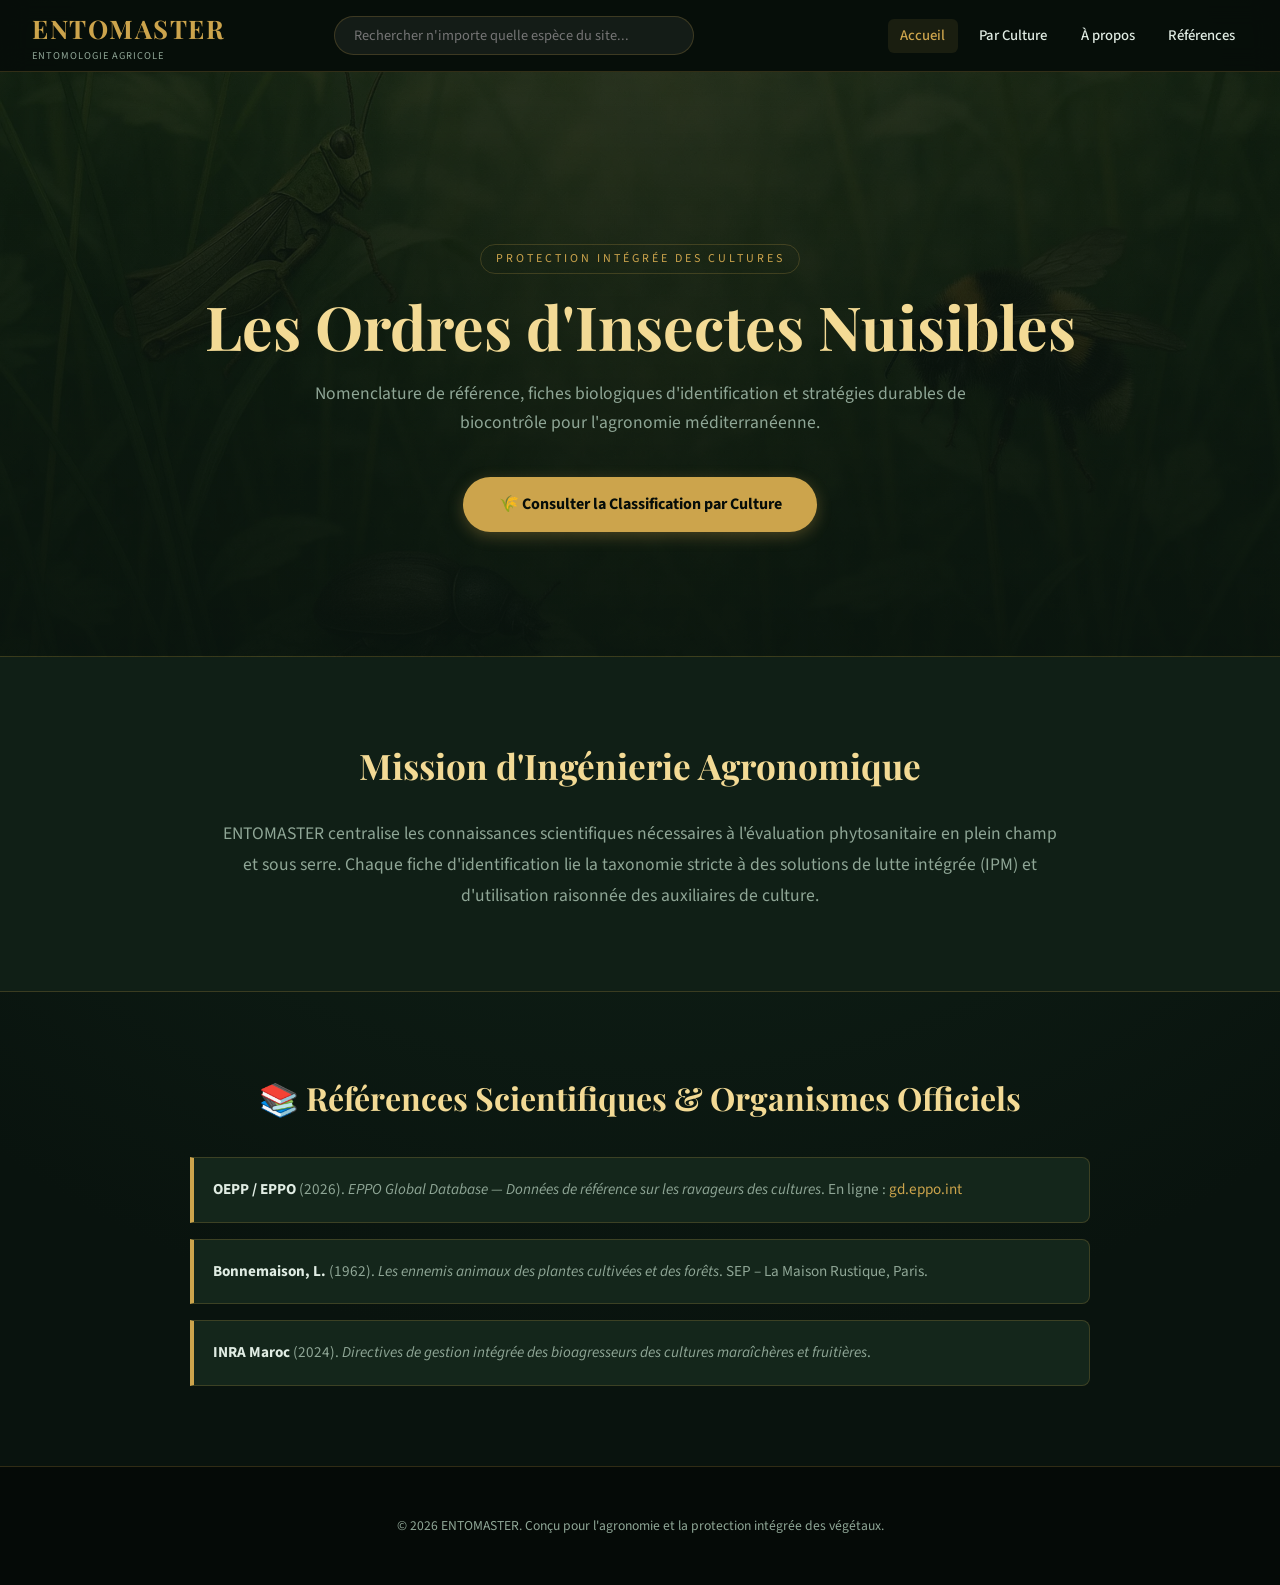
<file: index.html>
<!DOCTYPE html>
<html lang="fr">
<head>
    <meta charset="UTF-8">
    <meta name="viewport" content="width=device-width, initial-scale=1.0">
    <title>ENTOMASTER – Référence Entomologique des Insectes Nuisibles aux Cultures</title>
    <link rel="stylesheet" href="./style.css">
    <link rel="preconnect" href="https://fonts.googleapis.com">
    <link href="https://fonts.googleapis.com/css2?family=Playfair+Display:ital,wght@0,700;1,400&family=Source+Sans+3:wght@300;400;600&display=swap" rel="stylesheet">
    <link rel="stylesheet" href="https://cdnjs.cloudflare.com/ajax/libs/font-awesome/6.0.0/css/all.min.css">
</head>
<body>
    <header>
        <nav class="navbar" role="navigation">
            <div class="nav-brand">
                <a href="index.html"><h1>ENTOMASTER</h1><span class="nav-tagline">Entomologie Agricole</span></a>
            </div>
            <div class="nav-search">
                <input type="search" id="globalSearch" placeholder="Rechercher n'importe quelle espèce du site..." autocomplete="off">
                <div id="searchResults" class="search-dropdown"></div>
            </div>
            <ul class="nav-menu" id="navMenu">
                <li><a href="index.html" class="active">Accueil</a></li>
                <li><a href="classification_par_culture.html">Par Culture</a></li>
                <li><a href="#about">À propos</a></li>
                <li><a href="#references">Références</a></li>
            </ul>
            <button class="hamburger" id="hamburger" aria-label="Menu principal"><span></span><span></span><span></span></button>
        </nav>
    </header>
    <main>
        <section class="hero-section" style="background: linear-gradient(rgba(9,19,14,0.76), rgba(9,19,14,0.93)), url('background.webp') center/cover no-repeat; min-height: 65vh; display: flex; align-items: center;">
            <div class="section-inner">
                <p class="hero-eyebrow">Protection intégrée des cultures</p>
                <h1 class="hero-title">Les Ordres d'Insectes Nuisibles</h1>
                <p class="hero-description">Nomenclature de référence, fiches biologiques d'identification et stratégies durables de biocontrôle pour l'agronomie méditerranéenne.</p>
                <div style="margin-top: 2.5rem;">
                    <a href="classification_par_culture.html" style="display: inline-block; background: var(--color-gold); color: #060d09; padding: 0.9rem 2.2rem; border-radius: 50px; font-weight: 700; text-decoration: none; box-shadow: 0 4px 15px rgba(204,164,76,0.3); transition: var(--transition);">
                        🌾 Consulter la Classification par Culture
                    </a>
                </div>
            </div>
        </section>
        <section id="about" style="padding: 5rem 2rem; background: var(--color-bg-2); border-bottom: 1px solid var(--color-border);">
            <div class="section-inner" style="max-width: 850px; text-align: center;">
                <h2 style="font-family: var(--font-display); color: var(--color-gold-light); font-size: 2.2rem; margin-bottom: 1.5rem;">Mission d'Ingénierie Agronomique</h2>
                <p style="color: var(--color-text-muted); font-size: 1.1rem; line-height: 1.75;">
                    ENTOMASTER centralise les connaissances scientifiques nécessaires à l'évaluation phytosanitaire en plein champ et sous serre.
                    Chaque fiche d'identification lie la taxonomie stricte à des solutions de lutte intégrée (IPM) et d'utilisation raisonnée des auxiliaires de culture.
                </p>
            </div>
        </section>
        <section id="references" style="padding: 5rem 2rem;">
            <div class="section-inner" style="max-width: 900px;">
                <h2 style="font-family: var(--font-display); color: var(--color-gold-light); font-size: 2rem; margin-bottom: 2rem; text-align: center;">📚 Références Scientifiques & Organismes Officiels</h2>
                <ul style="list-style: none; display: flex; flex-direction: column; gap: 1rem;">
                    <li style="background: var(--color-surface); border: 1px solid var(--color-border); border-left: 4px solid var(--color-gold); padding: 1.2rem; border-radius: 0 8px 8px 0; color: var(--color-text-muted); font-size: 0.95rem;">
                        <strong style="color: var(--color-text);">OEPP / EPPO</strong> (2026). <em>EPPO Global Database — Données de référence sur les ravageurs des cultures</em>. En ligne : <a href="https://gd.eppo.int" target="_blank" style="color: var(--color-gold); text-decoration: none;">gd.eppo.int</a>
                    </li>
                    <li style="background: var(--color-surface); border: 1px solid var(--color-border); border-left: 4px solid var(--color-gold); padding: 1.2rem; border-radius: 0 8px 8px 0; color: var(--color-text-muted); font-size: 0.95rem;">
                        <strong style="color: var(--color-text);">Bonnemaison, L.</strong> (1962). <em>Les ennemis animaux des plantes cultivées et des forêts</em>. SEP – La Maison Rustique, Paris.
                    </li>
                    <li style="background: var(--color-surface); border: 1px solid var(--color-border); border-left: 4px solid var(--color-gold); padding: 1.2rem; border-radius: 0 8px 8px 0; color: var(--color-text-muted); font-size: 0.95rem;">
                        <strong style="color: var(--color-text);">INRA Maroc</strong> (2024). <em>Directives de gestion intégrée des bioagresseurs des cultures maraîchères et fruitières</em>.
                    </li>
                </ul>
            </div>
        </section>
    </main>
    <div id="species-modal" class="modal">
        <div class="modal-content"><button class="modal-close" id="modal-close">&times;</button><div class="modal-body" id="modal-body"></div></div>
    </div>
    <footer><div class="footer-bottom"><p>&copy; 2026 ENTOMASTER. Conçu pour l'agronomie et la protection intégrée des végétaux.</p></div></footer>
    <script src="./classification_data.js"></script><script src="./script.js"></script>
</body>
</html>
</file>
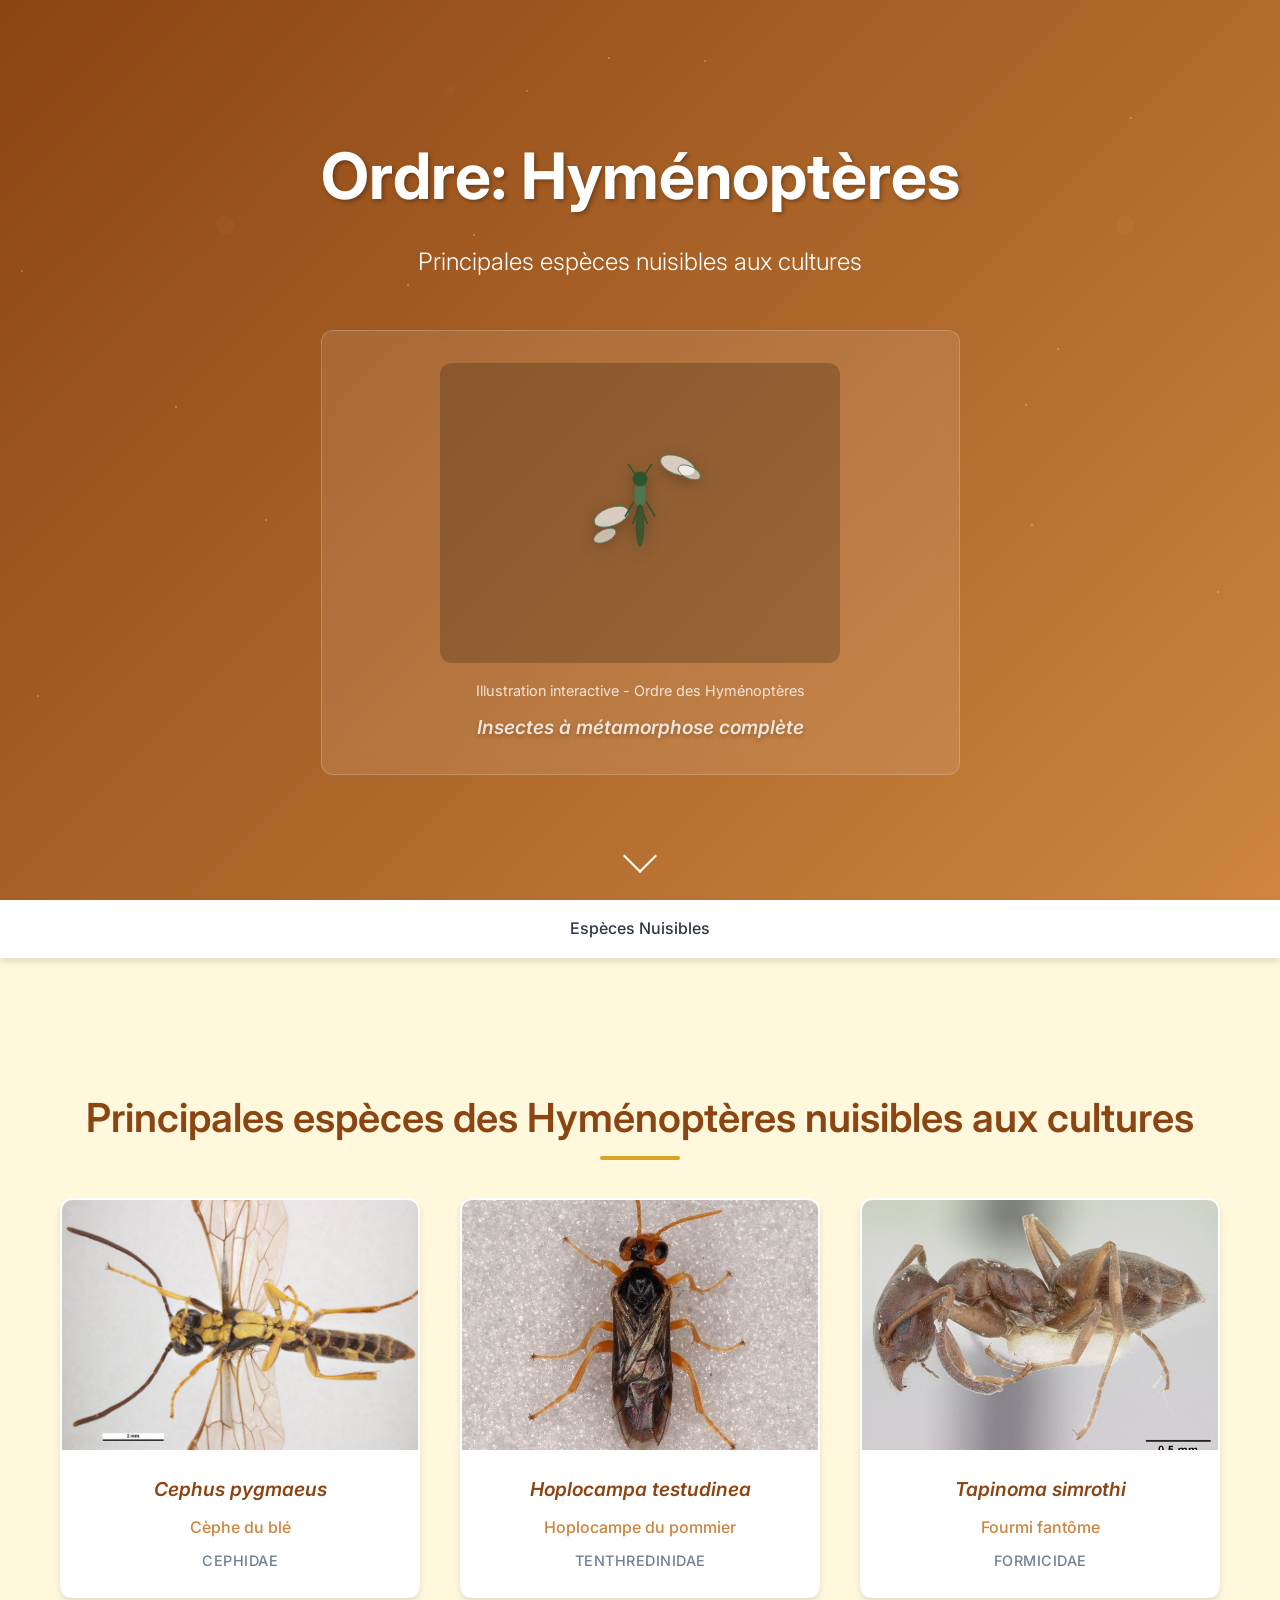
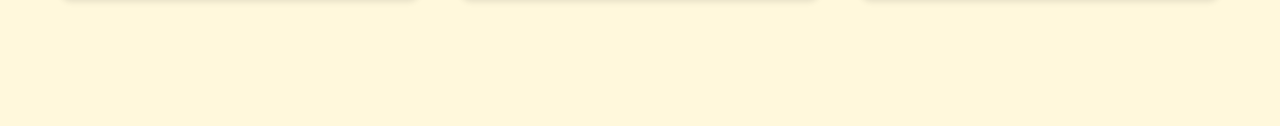
<file: hymenopteres/index.html>
<!DOCTYPE html>
<html lang="fr">
<head>
    <meta charset="UTF-8">
    <meta name="viewport" content="width=device-width, initial-scale=1.0">
    <title>Ordre: Hyménoptères - Espèces Nuisibles</title>
    <link rel="stylesheet" href="styles.css">
    <link href="https://fonts.googleapis.com/css2?family=Inter:wght@300;400;500;600;700&display=swap" rel="stylesheet">
    <script src="species-data.js"></script>
    <script src="tooltip.js"></script>
    <script src="script.js"></script>
</head>
<body>
    <header class="hero-section">
        <div class="hero-content">
            <h1 class="hero-title">Ordre: Hyménoptères</h1>
            <p class="hero-subtitle">Principales espèces nuisibles aux cultures</p>
            <div class="hero-3d-container">
                <div id="model-viewer">
                    <div class="hymenoptera-icon">
                        <svg viewBox="0 0 100 100" width="200" height="150">
                            <!-- Corps de l'hyménoptère -->
                            <ellipse cx="50" cy="60" rx="3" ry="15" fill="#2c5530" opacity="0.8"/>
                            <!-- Thorax -->
                            <ellipse cx="50" cy="40" rx="4" ry="8" fill="#4a7c59" opacity="0.9"/>
                            <!-- Tête -->
                            <circle cx="50" cy="30" r="5" fill="#2c5530"/>
                            <!-- Antennes -->
                            <line x1="47" y1="27" x2="42" y2="20" stroke="#2c5530" stroke-width="1"/>
                            <line x1="53" y1="27" x2="58" y2="20" stroke="#2c5530" stroke-width="1"/>
                            <!-- Ailes -->
                            <ellipse cx="45" cy="35" rx="12" ry="6" fill="rgba(255,255,255,0.7)" stroke="#4a7c59" stroke-width="0.5" transform="rotate(-20 45 35)"/>
                            <ellipse cx="55" cy="35" rx="12" ry="6" fill="rgba(255,255,255,0.7)" stroke="#4a7c59" stroke-width="0.5" transform="rotate(20 55 35)"/>
                            <ellipse cx="43" cy="42" rx="8" ry="4" fill="rgba(255,255,255,0.6)" stroke="#4a7c59" stroke-width="0.5" transform="rotate(-25 43 42)"/>
                            <ellipse cx="57" cy="42" rx="8" ry="4" fill="rgba(255,255,255,0.6)" stroke="#4a7c59" stroke-width="0.5" transform="rotate(25 57 42)"/>
                            <!-- Pattes -->
                            <line x1="46" y1="45" x2="40" y2="55" stroke="#2c5530" stroke-width="1"/>
                            <line x1="50" y1="47" x2="45" y2="60" stroke="#2c5530" stroke-width="1"/>
                            <line x1="54" y1="45" x2="60" y2="55" stroke="#2c5530" stroke-width="1"/>
                            <line x1="50" y1="47" x2="55" y2="60" stroke="#2c5530" stroke-width="1"/>
                        </svg>
                    </div>
                </div>
                <div class="model-controls">
                    <p>Illustration interactive - Ordre des Hyménoptères</p>
                    <p class="species-name">Insectes à métamorphose complète</p>
                </div>
            </div>
        </div>
        <div class="scroll-indicator">
            <div class="scroll-arrow"></div>
        </div>
    </header>

    <nav class="navigation">
        <div class="nav-container">
            <ul class="nav-menu">
                <li><a href="#species" class="nav-link">Espèces Nuisibles</a></li>
            </ul>
        </div>
    </nav>

    <main class="main-content">
        <section id="species" class="species-section">
            <div class="container">
                <h2 class="section-title">Principales espèces des Hyménoptères nuisibles aux cultures</h2>
                
                <!-- Affichage horizontal des 3 espèces -->
                <div class="horizontal-species-grid">
                    <div class="species-card" data-species="cephus-pygmaeus">
                        <div class="species-image">
                            <img src="images/cephidae_pygmaeus.jpg" alt="Cephus pygmaeus">
                        </div>
                        <div class="species-info">
                            <h4>Cephus pygmaeus</h4>
                            <p class="species-common-name">Cèphe du blé</p>
                            <p class="species-family">Cephidae</p>
                        </div>
                    </div>
                    
                    <div class="species-card" data-species="hoplocampa-testudinea">
                        <div class="species-image">
                            <img src="images/hoplocampa_testudinea.jpg" alt="Hoplocampa testudinea">
                        </div>
                        <div class="species-info">
                            <h4>Hoplocampa testudinea</h4>
                            <p class="species-common-name">Hoplocampe du pommier</p>
                            <p class="species-family">Tenthredinidae</p>
                        </div>
                    </div>
                    
                    <div class="species-card" data-species="tapinoma-simrothi">
                        <div class="species-image">
                            <img src="images/tapinoma_simrothi.jpg" alt="Tapinoma simrothi">
                        </div>
                        <div class="species-info">
                            <h4>Tapinoma simrothi</h4>
                            <p class="species-common-name">Fourmi fantôme</p>
                            <p class="species-family">Formicidae</p>
                        </div>
                    </div>
                </div>
            </div>
        </section>
    </main>

    <!-- Modal pour les détails des espèces -->
    <div id="species-modal" class="modal">
        <div class="modal-content">
            <span class="close">&times;</span>
            <div id="modal-body"></div>
        </div>
    </div>

    <!-- Tooltip pour les détails des espèces -->
    <div id="species-tooltip" class="species-tooltip">
        <div class="tooltip-content">
            <h3 class="tooltip-title"></h3>
            <div class="tooltip-details"></div>
        </div>
    </div>
</body>
</html>
</file>
<file: style.css>
/* ENTOMASTER – style.css - Thème Sombre Scientifique Nature */
:root {
    --color-bg: #09130e; --color-bg-2: #101f16;
    --color-surface: rgba(22, 40, 29, 0.93); --color-surface-light: rgba(33, 61, 44, 0.9);
    --color-gold: #cca44c; --color-gold-light: #f3da95;
    --color-text: #e0ece3; --color-text-muted: #8fa696; --color-accent: #4fa869;
    --color-border: rgba(204, 164, 76, 0.22);
    --font-display: 'Playfair Display', Georgia, serif;
    --font-body: 'Source Sans 3', 'Segoe UI', system-ui, sans-serif;
    --radius: 12px; --shadow: 0 10px 35px rgba(0, 0, 0, 0.55); --shadow-gold: 0 0 22px rgba(204, 164, 76, 0.18);
    --transition: 0.3s cubic-bezier(0.4, 0, 0.2, 1);
    --max-width: 1200px; --navbar-h: 72px;
}
*, *::before, *::after { box-sizing: border-box; margin: 0; padding: 0; }
html { scroll-behavior: smooth; font-size: 16px; }
body {
    font-family: var(--font-body); background-color: var(--color-bg);
    background-image: radial-gradient(circle at 50% 15%, #142a1d 0%, var(--color-bg) 75%);
    color: var(--color-text); line-height: 1.65; min-height: 100vh; overflow-x: hidden;
}
.navbar {
    display: flex; align-items: center; gap: 1.5rem; padding: 0 2rem; height: var(--navbar-h);
    background: rgba(7, 14, 10, 0.97); backdrop-filter: blur(12px); -webkit-backdrop-filter: blur(12px);
    border-bottom: 1px solid var(--color-border); position: sticky; top: 0; z-index: 1000;
}
.nav-brand a { text-decoration: none; display: flex; flex-direction: column; }
.nav-brand h1 { font-family: var(--font-display); font-size: 1.6rem; color: var(--color-gold); letter-spacing: 1.5px; font-weight: 700; }
.nav-tagline { font-size: 0.65rem; color: var(--color-text-muted); text-transform: uppercase; letter-spacing: 1px; margin-top: -2px; }
.nav-menu { list-style: none; display: flex; gap: 0.5rem; margin-left: auto; align-items: center; }
.nav-menu a { color: var(--color-text); text-decoration: none; font-size: 0.92rem; font-weight: 500; padding: 0.4rem 0.8rem; border-radius: 6px; transition: var(--transition); }
.nav-menu a:hover, .nav-menu a.active { color: var(--color-gold); background: rgba(204,164,76,0.1); }
.nav-search { position: relative; flex: 1; max-width: 360px; margin: 0 auto; }
.nav-search input {
    width: 100%; padding: 0.5rem 1.2rem; background: rgba(255,255,255,0.06);
    border: 1px solid var(--color-border); border-radius: 50px; color: #fff; font-family: var(--font-body); font-size: 0.9rem; outline: none; transition: var(--transition);
}
.nav-search input:focus { border-color: var(--color-gold); background: rgba(255,255,255,0.1); box-shadow: var(--shadow-gold); }
.search-dropdown {
    position: absolute; top: calc(100% + 8px); left: 0; right: 0; background: #112017;
    border: 1px solid var(--color-border); border-radius: var(--radius); box-shadow: var(--shadow);
    max-height: 380px; overflow-y: auto; display: none; z-index: 2000;
}
.search-dropdown.active { display: block; }
.search-result-item { padding: 0.8rem 1.1rem; cursor: pointer; border-bottom: 1px solid rgba(255,255,255,0.04); transition: background 0.2s; }
.search-result-item:hover { background: rgba(204,164,76,0.14); color: var(--color-gold-light); }
.search-result-item strong { display: block; font-size: 0.92rem; font-style: italic; color: var(--color-gold); }
.search-result-item span { font-size: 0.76rem; color: var(--color-text-muted); }
.hero-section { padding: 7rem 2rem 4rem; text-align: center; position: relative; border-bottom: 1px solid var(--color-border); }
.section-inner { max-width: var(--max-width); margin: 0 auto; width: 100%; }
.hero-eyebrow { display: inline-block; font-size: 0.75rem; letter-spacing: 3px; text-transform: uppercase; color: var(--color-gold); border: 1px solid var(--color-border); padding: 0.25rem 0.9rem; border-radius: 50px; margin-bottom: 1rem; }
.hero-title { font-family: var(--font-display); font-size: clamp(2rem, 5vw, 3.8rem); color: var(--color-gold-light); line-height: 1.2; margin-bottom: 1rem; }
.hero-description { color: var(--color-text-muted); font-size: 1.1rem; max-width: 700px; margin: 0 auto; }
.tooltip {
    position: absolute; background: rgba(6, 13, 9, 0.98); border: 1px solid var(--color-gold);
    color: #fff; padding: 0.8rem 1rem; border-radius: 8px; pointer-events: none; z-index: 3000;
    opacity: 0; transition: opacity 0.2s ease; font-size: 0.88rem; max-width: 260px; box-shadow: var(--shadow); line-height: 1.4;
}
.tooltip.visible { opacity: 1; }
.modal {
    position: fixed; inset: 0; background: rgba(3, 7, 5, 0.93); z-index: 4000;
    display: none; align-items: center; justify-content: center; backdrop-filter: blur(8px); -webkit-backdrop-filter: blur(8px);
}
.modal.active { display: flex; }
.modal-content {
    background: var(--color-bg-2); border: 1px solid var(--color-gold); border-radius: var(--radius);
    padding: 2.5rem; max-width: 680px; width: 92%; position: relative; box-shadow: 0 15px 50px rgba(0,0,0,0.7);
    animation: modalSlide 0.3s cubic-bezier(0.4, 0, 0.2, 1); max-height: 88vh; overflow-y: auto;
}
@keyframes modalSlide { from { transform: translateY(30px); opacity: 0; } to { transform: translateY(0); opacity: 1; } }
.modal-close { position: absolute; top: 15px; right: 20px; background: none; border: none; color: var(--color-gold); font-size: 2.5rem; cursor: pointer; line-height: 1; }
.modal-close:hover { color: #fff; }
.modal-body h2 { font-family: var(--font-display); color: var(--color-gold-light); font-size: 1.8rem; font-style: italic; margin-bottom: 0.4rem; }
.modal-meta { color: var(--color-accent); font-size: 0.88rem; font-weight: 600; padding-bottom: 12px; border-bottom: 1px solid var(--color-border); margin-bottom: 1.5rem; text-transform: uppercase; letter-spacing: 0.5px; }
.modal-body p { margin-bottom: 1rem; font-size: 0.98rem; color: var(--color-text); }
.modal-ipm { background: rgba(204, 164, 76, 0.08); padding: 1.2rem; border-left: 4px solid var(--color-gold); border-radius: 4px; margin: 1.5rem 0; font-size: 0.95rem; }
footer { background: #050a07; border-top: 1px solid var(--color-border); padding: 3rem 2rem; text-align: center; margin-top: auto; }
.footer-bottom p { font-size: 0.85rem; color: var(--color-text-muted); }
.hamburger { display: none; flex-direction: column; gap: 5px; background: none; border: none; cursor: pointer; }
.hamburger span { width: 24px; height: 2px; background: var(--color-text); }
@media (max-width: 768px) {
    .nav-search { display: none; }
    .hamburger { display: flex; }
    .nav-menu { display: none; width: 100%; flex-direction: column; position: absolute; top: var(--navbar-h); left: 0; right: 0; background: #0c1811; padding: 1rem; border-bottom: 1px solid var(--color-border); }
    .nav-menu.active { display: flex; }
}
</file>
<file: hymenopteres/styles.css>
/* Reset et variables CSS */
* {
    margin: 0;
    padding: 0;
    box-sizing: border-box;
}

:root {
    --primary-color: #8B4513;
    --secondary-color: #CD853F;
    --accent-color: #DAA520;
    --background-color: #FFF8DC;
    --text-color: #2d3748;
    --text-light: #718096;
    --white: #ffffff;
    --shadow: 0 4px 6px rgba(0, 0, 0, 0.1);
    --shadow-lg: 0 10px 25px rgba(0, 0, 0, 0.15);
    --border-radius: 12px;
    --transition: all 0.3s cubic-bezier(0.4, 0, 0.2, 1);
}

body {
    font-family: 'Inter', sans-serif;
    line-height: 1.6;
    color: var(--text-color);
    background-color: var(--background-color);
}

.container {
    max-width: 1200px;
    margin: 0 auto;
    padding: 0 20px;
}

/* Hero Section */
.hero-section {
    min-height: 100vh;
    background: linear-gradient(135deg, var(--primary-color) 0%, var(--secondary-color) 100%);
    display: flex;
    flex-direction: column;
    justify-content: center;
    align-items: center;
    position: relative;
    overflow: hidden;
}

.hero-section::before {
    content: '';
    position: absolute;
    top: 0;
    left: 0;
    right: 0;
    bottom: 0;
    background: url('data:image/svg+xml,<svg xmlns="http://www.w3.org/2000/svg" viewBox="0 0 100 100"><defs><pattern id="grain" width="100" height="100" patternUnits="userSpaceOnUse"><circle cx="25" cy="25" r="1" fill="rgba(255,255,255,0.1)"/><circle cx="75" cy="75" r="1" fill="rgba(255,255,255,0.1)"/><circle cx="50" cy="10" r="0.5" fill="rgba(255,255,255,0.05)"/></pattern></defs><rect width="100" height="100" fill="url(%23grain)"/></svg>');
    opacity: 0.3;
}

.hero-content {
    text-align: center;
    color: var(--white);
    z-index: 2;
    max-width: 800px;
}

.hero-title {
    font-size: 4rem;
    font-weight: 700;
    margin-bottom: 1rem;
    text-shadow: 2px 2px 4px rgba(0, 0, 0, 0.3);
    animation: fadeInUp 1s ease-out;
}

.hero-subtitle {
    font-size: 1.5rem;
    font-weight: 300;
    margin-bottom: 3rem;
    opacity: 0.9;
    animation: fadeInUp 1s ease-out 0.2s both;
}

.hero-3d-container {
    background: rgba(255, 255, 255, 0.1);
    border-radius: var(--border-radius);
    padding: 2rem;
    backdrop-filter: blur(10px);
    border: 1px solid rgba(255, 255, 255, 0.2);
    animation: fadeInUp 1s ease-out 0.4s both;
}

#model-viewer {
    width: 400px;
    height: 300px;
    margin: 0 auto;
    border-radius: var(--border-radius);
    overflow: hidden;
    background: rgba(0, 0, 0, 0.2);
    display: flex;
    align-items: center;
    justify-content: center;
}

.hymenoptera-icon {
    animation: float 3s ease-in-out infinite;
}

.hymenoptera-icon svg {
    filter: drop-shadow(0 4px 8px rgba(0, 0, 0, 0.3));
}

@keyframes float {
    0%, 100% { transform: translateY(0px); }
    50% { transform: translateY(-10px); }
}

.model-controls {
    margin-top: 1rem;
    font-size: 0.9rem;
    opacity: 0.8;
}

.scroll-indicator {
    position: absolute;
    bottom: 2rem;
    left: 50%;
    transform: translateX(-50%);
    animation: bounce 2s infinite;
}

.scroll-arrow {
    width: 24px;
    height: 24px;
    border-right: 2px solid var(--white);
    border-bottom: 2px solid var(--white);
    transform: rotate(45deg);
}

/* Navigation */
.navigation {
    position: sticky;
    top: 0;
    background: var(--white);
    box-shadow: var(--shadow);
    z-index: 100;
}

.nav-container {
    max-width: 1200px;
    margin: 0 auto;
    padding: 0 20px;
}

.nav-menu {
    display: flex;
    justify-content: center;
    list-style: none;
    padding: 1rem 0;
}

.nav-menu li {
    margin: 0 2rem;
}

.nav-link {
    text-decoration: none;
    color: var(--text-color);
    font-weight: 500;
    padding: 0.5rem 1rem;
    border-radius: var(--border-radius);
    transition: var(--transition);
    position: relative;
}

.nav-link:hover {
    background-color: var(--accent-color);
    color: var(--white);
    transform: translateY(-2px);
}

/* Main Content */
.main-content {
    padding: 4rem 0;
}

.section-title {
    font-size: 2.5rem;
    font-weight: 600;
    text-align: center;
    margin-bottom: 3rem;
    color: var(--primary-color);
    position: relative;
}

.section-title::after {
    content: '';
    position: absolute;
    bottom: -10px;
    left: 50%;
    transform: translateX(-50%);
    width: 80px;
    height: 4px;
    background: var(--accent-color);
    border-radius: 2px;
}

/* Species Section */
.species-section {
    padding: 4rem 0;
    background: var(--background-color);
}

/* Affichage horizontal des espèces */
.horizontal-species-grid {
    display: flex;
    justify-content: center;
    gap: 2rem;
    flex-wrap: wrap;
    max-width: 1200px;
    margin: 0 auto;
}

.horizontal-species-grid .species-card {
    flex: 1;
    min-width: 300px;
    max-width: 350px;
    background: var(--white);
    border-radius: 12px;
    overflow: hidden;
    transition: all 0.3s ease;
    border: 2px solid transparent;
    cursor: pointer;
    height: 400px;
    display: flex;
    flex-direction: column;
    box-shadow: var(--shadow);
}

.horizontal-species-grid .species-card:hover {
    transform: translateY(-8px);
    box-shadow: var(--shadow-lg);
    border-color: var(--accent-color);
}

.horizontal-species-grid .species-image {
    height: 250px;
    overflow: hidden;
    position: relative;
}

.horizontal-species-grid .species-image img {
    width: 100%;
    height: 100%;
    object-fit: cover;
    object-position: center;
    transition: transform 0.3s ease;
}

.horizontal-species-grid .species-card:hover .species-image img {
    transform: scale(1.05);
}

.horizontal-species-grid .species-info {
    padding: 1.5rem;
    flex-grow: 1;
    display: flex;
    flex-direction: column;
    justify-content: space-between;
    text-align: center;
}

.horizontal-species-grid .species-info h4 {
    color: var(--primary-color);
    font-size: 1.2rem;
    font-weight: 600;
    margin: 0 0 0.5rem 0;
    font-style: italic;
}

.horizontal-species-grid .species-common-name {
    color: var(--secondary-color);
    font-weight: 500;
    margin: 0 0 0.3rem 0;
    font-size: 1rem;
}

.horizontal-species-grid .species-family {
    color: var(--text-light);
    font-size: 0.9rem;
    margin: 0;
    text-transform: uppercase;
    letter-spacing: 0.5px;
    font-weight: 500;
}

/* Modal amélioré */
.modal {
    display: none;
    position: fixed;
    z-index: 1000;
    left: 0;
    top: 0;
    width: 100%;
    height: 100%;
    background-color: rgba(0, 0, 0, 0.8);
    backdrop-filter: blur(5px);
}

.modal-content {
    background-color: var(--white);
    margin: 3% auto;
    padding: 2.5rem;
    border-radius: var(--border-radius);
    width: 85%;
    max-width: 700px;
    max-height: 85vh;
    overflow-y: auto;
    position: relative;
    animation: modalSlideIn 0.3s ease-out;
    box-shadow: 0 20px 60px rgba(0, 0, 0, 0.3);
}

.close {
    color: var(--text-light);
    float: right;
    font-size: 2.5rem;
    font-weight: bold;
    cursor: pointer;
    transition: var(--transition);
    line-height: 1;
    margin-top: -10px;
}

.close:hover {
    color: var(--primary-color);
    transform: scale(1.1);
}

.modal-species-title {
    color: var(--primary-color);
    font-size: 1.8rem;
    font-weight: 600;
    margin-bottom: 1.5rem;
    font-style: italic;
    text-align: center;
    border-bottom: 2px solid var(--accent-color);
    padding-bottom: 1rem;
}

.modal-info-grid {
    display: grid;
    grid-template-columns: 1fr 1fr;
    gap: 1rem;
    margin-bottom: 2rem;
    background: var(--background-color);
    padding: 1.5rem;
    border-radius: 8px;
}

.modal-info-item {
    display: flex;
    flex-direction: column;
}

.modal-info-label {
    font-weight: 600;
    color: var(--secondary-color);
    font-size: 0.9rem;
    text-transform: uppercase;
    letter-spacing: 0.5px;
    margin-bottom: 0.3rem;
}

.modal-info-value {
    color: var(--text-color);
    font-size: 1rem;
}

.modal-characteristics {
    margin-top: 1.5rem;
}

.modal-characteristics h3 {
    color: var(--secondary-color);
    font-size: 1.3rem;
    font-weight: 600;
    margin-bottom: 1rem;
    display: flex;
    align-items: center;
    gap: 0.5rem;
}

.modal-characteristics h3::before {
    content: "🔬";
    font-size: 1.2rem;
}

.characteristics-list {
    list-style: none;
    padding: 0;
    background: rgba(255, 255, 255, 0.5);
    border-radius: 8px;
    padding: 1.5rem;
}

.characteristics-list li {
    margin-bottom: 0.8rem;
    padding-left: 1.5rem;
    position: relative;
    color: var(--text-color);
    line-height: 1.5;
}

.characteristics-list li::before {
    content: "▸";
    color: var(--accent-color);
    font-weight: bold;
    position: absolute;
    left: 0;
    font-size: 1.1rem;
}

/* Styles pour les tooltips */
.species-tooltip {
    position: fixed;
    background: rgba(0, 0, 0, 0.95);
    color: white;
    padding: 15px;
    border-radius: 8px;
    box-shadow: 0 4px 20px rgba(0, 0, 0, 0.3);
    max-width: 400px;
    z-index: 1000;
    display: none;
    font-size: 14px;
    line-height: 1.4;
    backdrop-filter: blur(10px);
    border: 1px solid rgba(255, 255, 255, 0.1);
}

.tooltip-content {
    position: relative;
}

.tooltip-title {
    color: var(--accent-color);
    font-size: 16px;
    font-weight: 600;
    margin: 0 0 10px 0;
    border-bottom: 1px solid rgba(255, 255, 255, 0.2);
    padding-bottom: 8px;
}

.tooltip-details p {
    margin: 5px 0;
    color: #e0e0e0;
}

.tooltip-details strong {
    color: #ffffff;
    font-weight: 600;
}

.details-list p {
    margin: 3px 0;
    padding-left: 10px;
    color: #d0d0d0;
}

/* Animations */
@keyframes fadeInUp {
    from {
        opacity: 0;
        transform: translateY(30px);
    }
    to {
        opacity: 1;
        transform: translateY(0);
    }
}

@keyframes bounce {
    0%, 20%, 50%, 80%, 100% {
        transform: translateX(-50%) translateY(0);
    }
    40% {
        transform: translateX(-50%) translateY(-10px);
    }
    60% {
        transform: translateX(-50%) translateY(-5px);
    }
}

@keyframes modalSlideIn {
    from {
        opacity: 0;
        transform: translateY(-50px);
    }
    to {
        opacity: 1;
        transform: translateY(0);
    }
}

/* Style pour le nom de l'espèce sous le modèle 3D */
.species-name {
    font-size: 1.2rem;
    font-weight: 600;
    color: #ffffff;
    font-style: italic;
    margin-top: 10px;
    text-shadow: 0 2px 4px rgba(0, 0, 0, 0.3);
}

/* Responsive Design */
@media (max-width: 768px) {
    .hero-title {
        font-size: 2.5rem;
    }
    
    .hero-subtitle {
        font-size: 1.2rem;
    }
    
    #model-viewer {
        width: 300px;
        height: 200px;
    }
    
    .nav-menu {
        flex-direction: column;
        align-items: center;
    }
    
    .nav-menu li {
        margin: 0.5rem 0;
    }
    
    .horizontal-species-grid {
        flex-direction: column;
        gap: 1.5rem;
        align-items: center;
    }
    
    .horizontal-species-grid .species-card {
        max-width: 400px;
        width: 100%;
    }
    
    .modal-content {
        width: 95%;
        margin: 5% auto;
        padding: 1.5rem;
    }
    
    .modal-info-grid {
        grid-template-columns: 1fr;
        gap: 0.8rem;
    }
    
    .modal-species-title {
        font-size: 1.5rem;
    }
    
    .species-tooltip {
        max-width: 90vw;
        font-size: 13px;
    }
    
    .tooltip-title {
        font-size: 15px;
    }
}

@media (max-width: 480px) {
    .hero-title {
        font-size: 2rem;
    }
    
    .section-title {
        font-size: 2rem;
    }
    
    .container {
        padding: 0 15px;
    }
    
    .horizontal-species-grid {
        gap: 1rem;
    }
    
    .horizontal-species-grid .species-card {
        height: 350px;
    }
    
    .horizontal-species-grid .species-image {
        height: 200px;
    }
}

@media (min-width: 769px) and (max-width: 1024px) {
    .horizontal-species-grid {
        gap: 1.5rem;
    }
    
    .horizontal-species-grid .species-card {
        min-width: 280px;
        max-width: 320px;
    }
}

@media (min-width: 1025px) {
    .horizontal-species-grid {
        gap: 2.5rem;
    }
    
    .horizontal-species-grid .species-card {
        min-width: 320px;
        max-width: 380px;
    }
}
</file>
